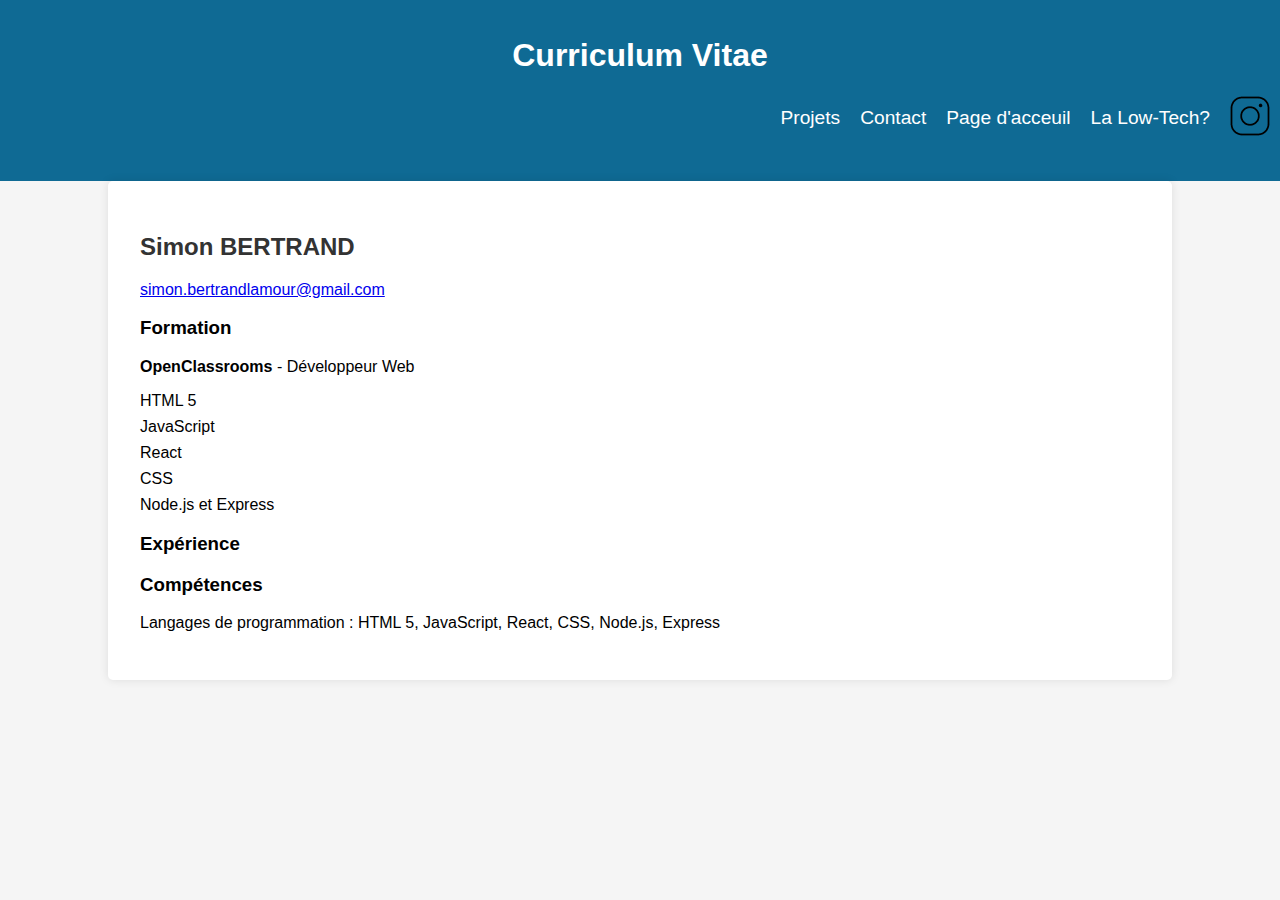
<file: cv.html>
<!DOCTYPE html>
<html lang="fr">
<link rel="stylesheet" href="./assets/style2.css">
<head>
    <meta charset="UTF-8">
    <meta name="viewport" content="width=device-width, initial-scale=1.0">
    <title>CV - Simon BERTRAND</title>

</head>
<body>
    <header>
        <h1>Curriculum Vitae</h1>
        <nav>
            <ul>
                <li><a href="/#portfolio">Projets</a></li>
                <li><a href="/#contact">Contact</a></li>
                <li><a href="/">Page d'acceuil</a></li>
                <li>La Low-Tech?</li>
                <li><img src="./assets/icons/instagram.png" alt="Instagram"></li>
            </ul>
        </nav>
    </header>
    <div class="container">
        <h2>Simon BERTRAND</h2>
        <p><a href="mailto:simon.bertrandlamour@gmail.com">simon.bertrandlamour@gmail.com</a></p>
        <h3>Formation</h3>
        <p><strong>OpenClassrooms</strong> - Développeur Web</p>
        <ul>
            <li>HTML 5</li>
            <li>JavaScript</li>
            <li>React</li>
            <li>CSS</li>
            <li>Node.js et Express</li>
        </ul>
        <h3>Expérience</h3>
   
        <h3>Compétences</h3>
        <ul>
            <li>Langages de programmation : HTML 5, JavaScript, React, CSS, Node.js, Express</li>
        
        </ul>
    </div>
</body>
</html>
</file>
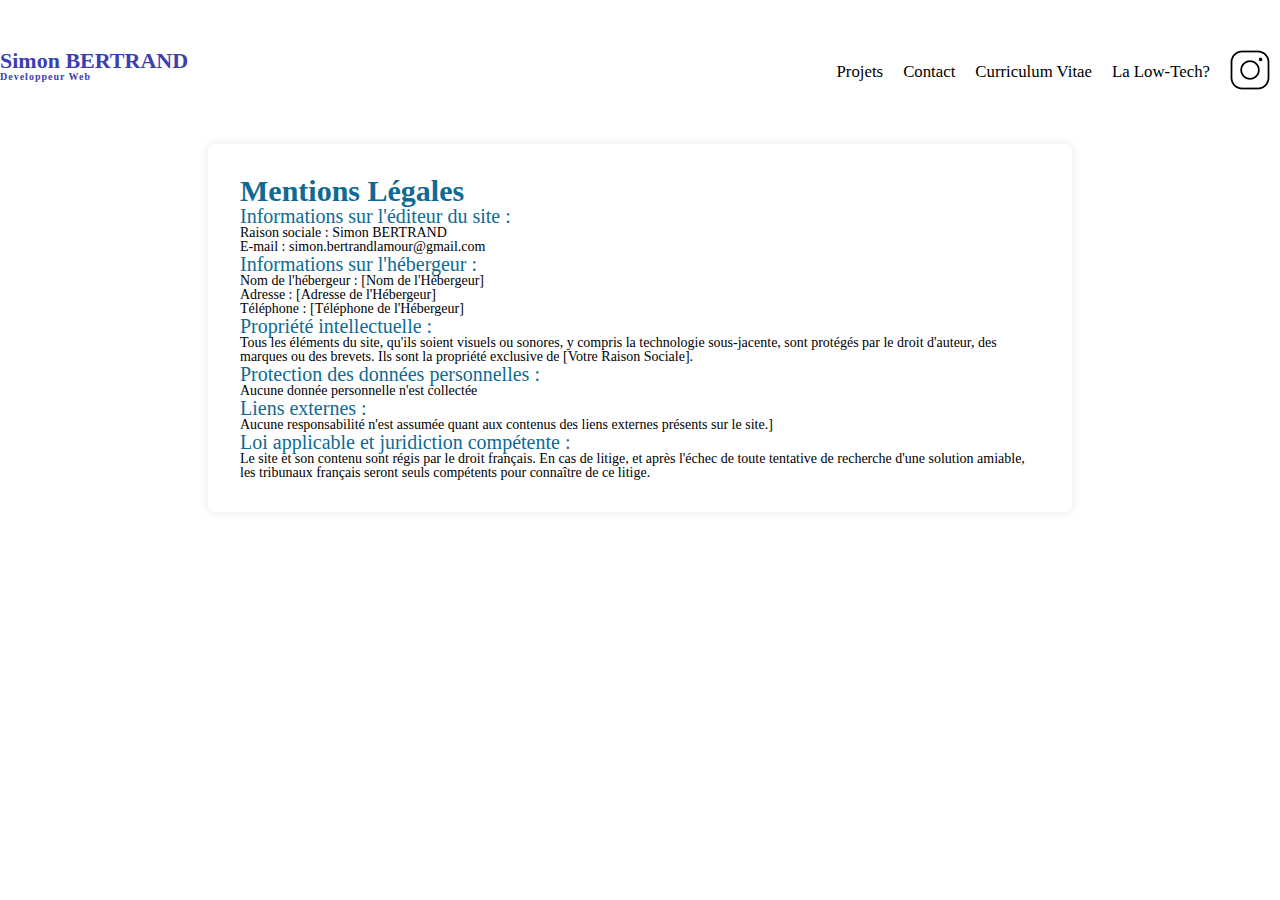
<file: mentions.html>
<!DOCTYPE html>
<html lang="fr">
<head>
    <meta charset="UTF-8">
    <meta name="viewport" content="width=device-width, initial-scale=1.0">
    <title>Mentions Légales - Simon BERTRAND</title>
    <link rel="stylesheet" href="./assets/style1.css">

</head>

<header>
    <h1><a href="/">Simon BERTRAND </a><span>Developpeur Web</span></h1>
    <nav>
        <ul>
            <li><a href="#portfolio">Projets</a></li>
            <li><a href="#contact">Contact</a></li>
            <li><a href="cv.html">Curriculum Vitae</a></li>
            <li><a href="lowTech.html">La Low-Tech?</a></li>
            <li><img src="./assets/icons/instagram.png" alt="Instagram"></li>
        </ul>
    </nav>
</header>
<body>
    <div class="container">
        <h2>Mentions Légales</h2>
        <h3>Informations sur l'éditeur du site :</h3>
        <ul>
            <li>Raison sociale : Simon BERTRAND</li>
            <li>E-mail : simon.bertrandlamour@gmail.com</li>
        </ul>

        <h3>Informations sur l'hébergeur :</h3>
        <ul>
            <li>Nom de l'hébergeur : [Nom de l'Hébergeur]</li>
            <li>Adresse : [Adresse de l'Hébergeur]</li>
            <li>Téléphone : [Téléphone de l'Hébergeur]</li>
        </ul>

        <h3>Propriété intellectuelle :</h3>
        <p>Tous les éléments du site, qu'ils soient visuels ou sonores, y compris la technologie sous-jacente, sont protégés par le droit d'auteur, des marques ou des brevets. Ils sont la propriété exclusive de [Votre Raison Sociale].</p>

        <h3>Protection des données personnelles :</h3>
        <p>Aucune donnée personnelle n'est collectée</p>

        <h3>Liens externes :</h3>
        <p>Aucune responsabilité n'est assumée quant aux contenus des liens externes présents sur le site.]</p>

        <h3>Loi applicable et juridiction compétente :</h3>
        <p>Le site et son contenu sont régis par le droit français. En cas de litige, et après l'échec de toute tentative de recherche d'une solution amiable, les tribunaux français seront seuls compétents pour connaître de ce litige.</p>
    </div>
</body>
</html>
</file>
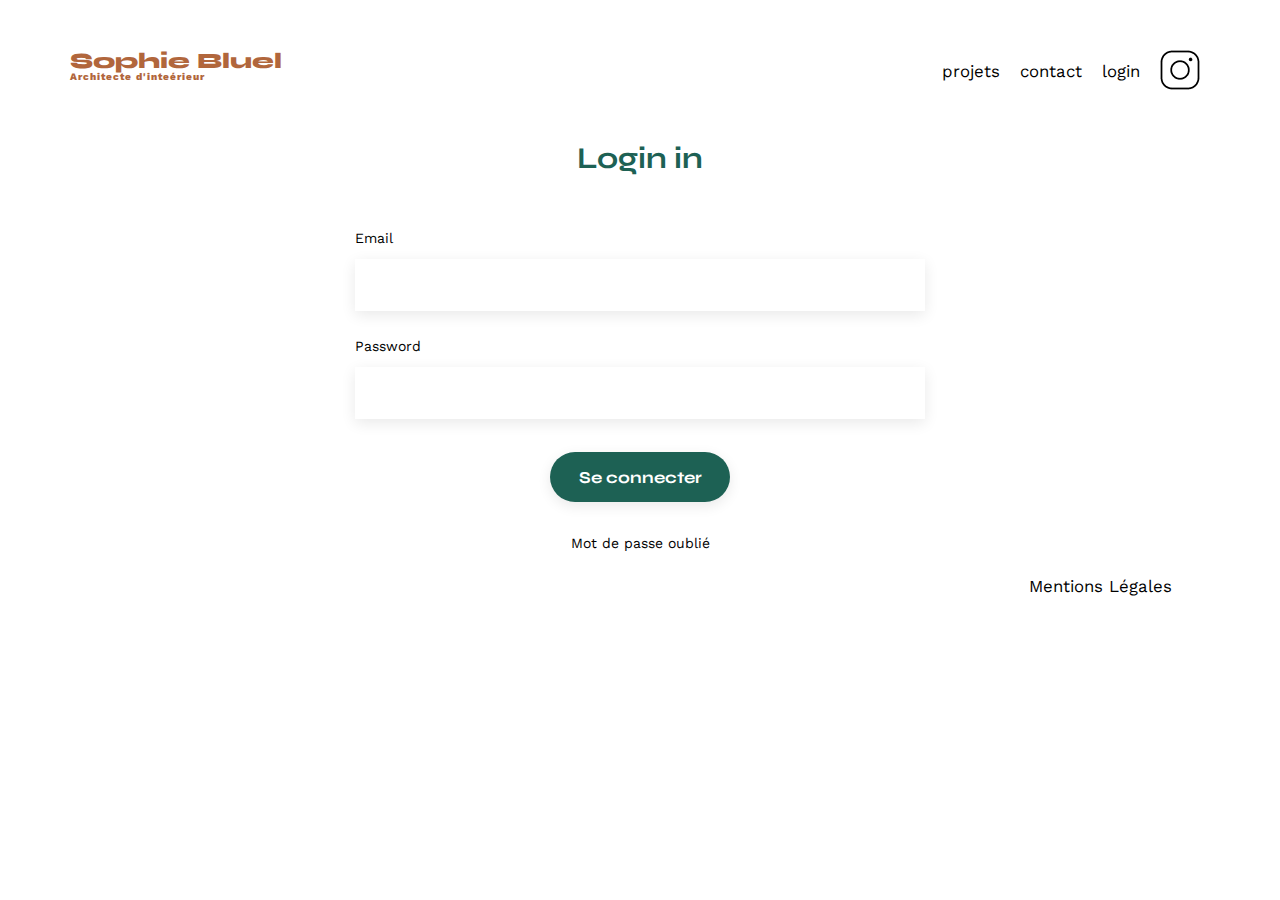
<file: Portfolio-architecte-sophie-bluel-master/FrontEnd/Login.html>
<!DOCTYPE html>
<html lang="fr">
  <head>
    <meta charset="UTF-8" />
    <title>Sophie Bluel - Architecte d'intérieur</title>
    <meta name="viewport" content="width=device-width, initial-scale=1.0" />
    <link rel="preconnect" href="https://fonts.googleapis.com" />
    <link rel="preconnect" href="https://fonts.gstatic.com" crossorigin />
    <link href="https://fonts.googleapis.com/css2?family=Syne:wght@700;800&family=Work+Sans&display=swap" rel="stylesheet"/>
    <meta name="description" content="" />
    <link rel="stylesheet" href="./assets/style.css" />
    <script src="assets/Js/const.js" defer></script>
    <script src="assets/Js/login.js" defer></script>
    
  </head>
  <body>
    <header>
      <h1>Sophie Bluel <span>Architecte d'inteérieur</span></h1>
      <nav>
        <ul>
          <li><a href="./index.html" id="Home Page">projets</a></li>
          <li>contact</li>
          <li><em>login</em></li>
          <li><img src="./assets/icons/instagram.png" alt="Instagram" /></li>
        </ul>
      </nav>
    </header>
    <main>
      <section id="login">
        <h2>Login in</h2>
        <form action="#" method="post">
          <label for="email">Email</label>
          <input type="email" name="email" id="email" />
          <label for="password">Password</label>
          <input type="password" name="password" id="password" />
          <input type="submit" value="Se connecter" id="seConnecter" />
        </form>
        <div>
          <a href="#">Mot de passe oublié</a>
        </div>
      </section>
    </main>
    <footer>
      <nav>
        <ul>
          <li>Mentions Légales</li>
        </ul>
      </nav>
    </footer>
    
  </body>
</html>
</file>
<file: assets/style2.css>
body {
    font-family: Arial, sans-serif;
    margin: 0;
    padding: 0;
    background-color: #f5f5f5;
}
header {
    background-color: #0f6a94;
    color: white;
    text-align: center;
    padding: 1rem 0;
}
header h1 {
    color: white;
}

nav ul, nav a{
	display: flex;
	align-items: center;
	list-style-type: none;
    color: white;
    text-decoration: none;
    justify-content: flex-end;
}


nav a:visited {
    color: white;
    text-decoration: none;
}

nav li {
	padding: 0 10px;
	font-size: 1.2em;
}
nav li:hover,
nav li a:hover {
    cursor: pointer;
    text-decoration: underline;
}
.container {
    max-width: 1000px;
    margin: 0 auto;
    padding: 2rem;
    background-color: white;
    box-shadow: 0 0 10px rgba(0, 0, 0, 0.1);
    border-radius: 5px;
    
}
h1 {
    color: #007bff;
}
h2 {
    color: #333;
}
ul {
    list-style: none;
    padding: 0;
}
li {
    margin-bottom: 0.5rem;
}
</file>
<file: assets/style1.css>
/* http://meyerweb.com/eric/tools/css/reset/
   v2.0 | 20110126
   License: none (public domain)
*/

html, body, div, span, applet, object, iframe,
h1, h2, h3, h4, h5, h6, p, blockquote, pre,
a, abbr, acronym, address, big, cite, code,
del, dfn, em, img, ins, kbd, q, s, samp,
small, strike, strong, sub, sup, tt, var,
b, u, i, center,
dl, dt, dd, ol, ul, li,
fieldset, form, label, legend,
table, caption, tbody, tfoot, thead, tr, th, td,
article, aside, canvas, details, embed,
figure, figcaption, footer, header, hgroup,
menu, nav, output, ruby, section, summary,
time, mark, audio, video {
	margin: 0;
	padding: 0;
	border: 0;
	font-size: 100%;
	font: inherit;
	vertical-align: baseline;
}
/* HTML5 display-role reset for older browsers */
article, aside, details, figcaption, figure,
footer, header, hgroup, menu, nav, section {
	display: block;
}
body {
	line-height: 1;
}
ol, ul {
	list-style: none;
}
blockquote, q {
	quotes: none;
}
blockquote:before, blockquote:after,
q:before, q:after {
	content: '';
	content: none;
}
table {
	border-collapse: collapse;
	border-spacing: 0;
}
/** end reset css**/
body {
	max-width: 1400px;
	margin:auto;
	font-family: 'Work Sans' ;
	font-size: 14px;
    background-color:#ffffff;
}
header {
	display: flex;
	justify-content: space-between;
	margin: 50px 0
}
section {
	margin: 50px 0
}

h1, h1 a{
	display: flex;
	flex-direction: column;
	font-family: 'Syne';
	font-size: 22px;
	font-weight: 800;
	color: #3c3eb1
}

h1 > span {
	font-family: 'Work Sans';
	font-size:10px;
	letter-spacing: 0.1em;
;
}

h2{
	font-family: 'Syne';
	font-weight: 700;
	font-size: 30px;
	color: #0f6a94
}

h3 {
    font-family: 'Syne';
	font-weight: 400;
	font-size: 20px;
	color: #0f6a94

}

#mail {
    font-size: larger;
}

#mail a {
    color: blue; 
    text-decoration: underline; /
  }
  
nav ul {
	display: flex;
	align-items: center;
	list-style-type: none;
    color: #0f6a94;
}

nav a:visited {
    color: #0f6a94;
    text-decoration: none;
}

nav li {
	padding: 0 10px;
	font-size: 1.2em;
}

#poids_page, #loadingTime, #loadingGain {
    color: #940f0f;
    font-weight:bold;
}

.container {
    max-width: 800px;
    margin: 0 auto;
    padding: 2rem;
    background-color: white;
    box-shadow: 0 0 10px rgba(0, 0, 0, 0.1);
    border-radius: 5px;
    margin-top: 50px;
}

nav li:hover,
nav li a:hover {
	color: #3c3eb1;
    cursor: pointer;
    text-decoration: underline;
}
#introduction {
	display: flex;
	align-items: center;
}
#introduction figure {
	flex: 1
}
#introduction img {
	display: block;
	margin: auto;
	width: 90%;
    height: auto;
}

#lowTechFigure {
display: flex;
justify-content: center;
margin: 0.9rem;

}

#introduction article {
	flex: 1
}
#introduction h2 {
	margin-bottom: 1em;
}

#introduction p {
	margin-bottom: 2em;
}
#portfolio h2 {
	text-align: center;
	margin-bottom: 1em;
}
.gallery {
	width: 95%;
	display: grid;
	grid-template-columns: 1fr 1fr 1fr;
	grid-column-gap: 20px;
	grid-row-gap: 20px;
    margin-left: 50px;
}

.imgProjets {
	width: 10%;

}

.listProjet, .listProjet a {
    display: flex;
    flex-direction: row;
    justify-content: center;
    align-items: center;
    color: #0f6a94;

}

.myProjects {
    display: flex;
    flex-direction: column;

}

#contact {
	width: 50%;
margin: auto;
}
#contact > * {
	text-align: center;

}
#contact h2{
	margin-bottom: 20px;
}
#contact form, #login form {
	text-align: left;
	margin-top:30px;
	display: flex;
	flex-direction: column;
}

#contact input, #login input {
	height: 50px;
	font-size: 1.2em;
	border: none;
	box-shadow: 0px 4px 14px rgba(0, 0, 0, 0.09);
}
#contact label, #login label {
	margin: 2em 0 1em 0;
}
#contact textarea {
	border: none;
	box-shadow: 0px 4px 14px rgba(0, 0, 0, 0.09);
}

input[type="submit"]{
	font-family: 'Syne';
	font-weight: 700;
	color: white;
	background-color: #3c3eb1;
	margin : 2em auto ;
	width: 180px;
	text-align: center;
	border-radius: 60px ;
}

footer nav ul {
	display: flex;
	justify-content: flex-end;
	margin: 2em
}


/* CSS modifié */

.filters {
	display: flex;
	justify-content: center;
	gap: 12px;
	margin: 48px 0;
}

.filters button {
	font-family: 'Syne';
	color: #1D6154;
	border: 1px solid #1D6154;
	white-space: nowrap;
	margin: 0;
	padding: 8px 16px;
	border-radius: 60px;
	background-color: white;
	font-size: 16px;
	transition: background-color 0.2s;
}

.filters button:hover, .filters button:focus {
	background-color: #1D6154;
	color: white;
	cursor: pointer;
}

.filters-focus {
	background-color: #1D6154;
	color: white;
}

a {
    text-decoration: none;
    color: #000;
}


body > header {
    display: flex;
    justify-content: space-between;
    margin: 50px 0;
}
section {
    margin: 50px 0;
}

.error_container {
    height: 50px;
    display: flex;
    justify-content: center;
    text-align: center;
    align-items: flex-end;
    font-family: "Syne";
    font-size: 16px;
    color: #3d3d3d;
}

.edit_button {
    display: flex;
    cursor: pointer;
	margin-bottom: 25px;
}
#introduction_figure_button {
    margin: auto;
    width: 80%;
    transform: translateY(10px);
}
#introduction_article_button {
    margin-bottom: 1em;
}
.myProjects {
	display: flex;
	justify-content: center;
	align-items: center;
	margin: 112px 0 80px 0;
}

.myProjects h2 {
	margin: 0 24px;
}


/* Modales */
.overlay {
    display: none;
    width: 100%;
    height: 100%;
    position: fixed;
    top: 0;
    left: 0;
    z-index: 1;
    background-color: #00000050;
}
.overlay.active {
    display: block;
}
.modal {
	display: none;
	
}
.modal_2 {
    display: none;
}

.modal.active, .modal_2.active {
    display: flex;
}
.imgModalGallery {
    height: 120px;
    width: 89.92px;
    object-fit: cover;
}
.modal_content {
    display: flex;
	flex-flow: row wrap;
    align-items: center;
    justify-content: center;
	gap: 10px;
	
}

.modalWrapper span {
    margin-top: 4rem;
    margin-bottom: 2.5rem;
    width: 480px;
    height: 1px;
    background-color: #b3b3b3;
}
.trashCan,
.arrowMove {
    position: fixed;
    margin-top: 6px;
    margin-left: -20px;
    padding: 3px;
    font-size: 10px;
    color: white;
    background-color: #000;
    border-radius: 2px;
    cursor: pointer;
}

.arrowMove {
    margin-left: -39px;
}

.modal h3, .modal_2 h3 {
    margin-top: 20px;
    text-align: center;
    font-size: 26px;
    font-weight: 400;
}

#previous_icon {
    cursor: pointer;
    font-size: 19px;
    position: relative;
    top: 2rem;
    left: -19rem;
}
#closeModal, #closeModal_2 {
    font-size: 19px;
    position: relative;
    top: 2rem;
    left: 19rem;
    cursor: pointer;
}

.modal input[type="submit"] {
    width: 230px;
    height: 30px;
	
}
.modalWrapper {
	display: none;
    width: 45%;
    max-width: 750px;
    min-width: 300px;
    padding: 20px;
    position: absolute;
    top: 100%;
    left: 50%;
    transform: translate(-50%, -50%);
    border-radius: 10px;
    background: #fff;
    flex-direction: column;
    align-items: center;
    z-index: 5;
    display: flex;
    justify-content: center;
    overflow: auto;
    height: auto;
}

.modalWrapper button {
    font-family: 'Syne';
	font-weight: 700;
	color: white;
	background-color: #1D6154;
	margin : 2em auto ;
	width: 230px;
    height: 30px;
	text-align: center;
	border-radius: 60px ;
	cursor: pointer;
}

.headerModal {
    display: flex;
    justify-content: space-between;
    margin: 0;
}
#addPhoto {
    cursor: pointer;
}


.modal .modal_content {
    padding: 35px 0 55px 0;
    border-bottom: 2px solid #b3b3b3;
}

#supression_modal > header {
    justify-content: flex-end;
}

.editing_card {
    position: relative;
}
.editing_card > figcaption {
    font-size: 12px;
    font-weight: 400;
}
.editing_card  {
    width: 17px;
    height: 17px;
    position: absolute;
    top: 5px;
    right: 5px;
    border-radius: 2px;
    display: flex;
    justify-content: center;
    align-items: center;
    background-color: #000;
    color: #fff;
    font-size: 10px;
    cursor: pointer;
}
.gallery_supression {
    color: #d65353;
    margin: -10px 0 10px 0;
    cursor: pointer;
}
#modal_2 form {
    width: 70%;
}
#adding_modal .image_upload_container {
    width: 100%;
    height: 170px;
    background-color: #e8f1f6;
    display: flex;
    flex-direction: column;
    align-items: center;
    padding: 20px 0;
    position: relative;
}
#adding_modal .image_display {
    width: 100%;
    height: 100%;
    position: absolute;
    top: 0;
    left: 0;
    background-size: contain;
    background-position: center;
    background-repeat: no-repeat;
    display: none;
}
#sendPhotoContainer {
    display: flex;
    flex-direction: column;
    align-items: center;
    background-color: #e8f1f6;
    height: 169px;
    margin-bottom: 20px;
    width: 400px;
    margin-top: 20px;
}
.modal_2 #sendPhotoContainer > i {
    color: #b9c5cc;
    font-size: 58px;
}
.modal_2 #sendPhotoContainer label {
    height: 35px;
    border-radius: 999px;
    display: flex;
    flex-direction: column;
    justify-content: center;
    align-items: center;
    margin: 15px 0 7px 0;
    padding: 0 20px;
    color: #306685;
    cursor: pointer;
}
#adding_modal #image_upload {
    display: none;
}
#adding_modal .image_upload_container > p {
    font-size: 10px;
    color: #444444;
    padding-top: 10px;
}
#adding_modal form::after {
    content: "";
    width: 100%;
    height: 1px;
    background-color: #b3b3b3;
    position: relative;
    bottom: 90px;
}
#adding_modal input[type="submit"] {
    margin-top: 80px;
}
#adding_modal .inactive_button {
    background-color: #a7a7a7;
    cursor: auto;
}

#buttonAddPhotoData {
    cursor: pointer;
    color: #306685;
    font-weight: 500;
    background-color: #cbd6dc;
    padding: 10px 30px;
    border-radius: 50px;
    font-size: large;
}

#buttonAddPhoto {
    display: none;
}
.optionPhotoSelection{
    display: flex;
    flex-direction: column;
    border-bottom: 2px solid #b3b3b3;
    padding-bottom: 47px;
}
.optionPhotoSelection label{
    font-size: 16px;
    font-weight: 500;
    padding-bottom: 10px;
}
#indicationPhoto {
    font-weight: 400;
    font-size: 12px;
    line-height: 12px;
    color: #444444;
}

#sendPhotoTitle {
    margin-bottom: 1rem;
}

#sendPhotoCategory,
#sendPhotoTitle {
    padding: 0 0.5rem;
    height: 51px;
    border: none;
    box-shadow: 0px 4px 14px 0px rgba(0, 0, 0, 0.09);
    color: #444444;
    font-size: 14px;
    font-weight: 400;
}

#sendPhotoCategory {
    background-color: white;
    height: 53px;
}

.photoIcon {
    margin: 15px 0;
    font-size: 60px;
    color: #b9c5cc;
}

#photoShowPreview {
    display: none;
    max-height: 169px;
    max-width: 500px;
}
#valider {
    border-style: none;
    background-color: #a7a7a7;
}

  
  #valider.disabled {
    background-color: #1D6154;
    color: #fff;
  }

#seConnecter{
    cursor: pointer;
}
</file>
<file: Portfolio-architecte-sophie-bluel-master/FrontEnd/assets/style.css>
/* http://meyerweb.com/eric/tools/css/reset/
   v2.0 | 20110126
   License: none (public domain)
*/

html, body, div, span, applet, object, iframe,
h1, h2, h3, h4, h5, h6, p, blockquote, pre,
a, abbr, acronym, address, big, cite, code,
del, dfn, em, img, ins, kbd, q, s, samp,
small, strike, strong, sub, sup, tt, var,
b, u, i, center,
dl, dt, dd, ol, ul, li,
fieldset, form, label, legend,
table, caption, tbody, tfoot, thead, tr, th, td,
article, aside, canvas, details, embed,
figure, figcaption, footer, header, hgroup,
menu, nav, output, ruby, section, summary,
time, mark, audio, video {
	margin: 0;
	padding: 0;
	border: 0;
	font-size: 100%;
	font: inherit;
	vertical-align: baseline;
}
/* HTML5 display-role reset for older browsers */
article, aside, details, figcaption, figure,
footer, header, hgroup, menu, nav, section {
	display: block;
}
body {
	line-height: 1;
}
ol, ul {
	list-style: none;
}
blockquote, q {
	quotes: none;
}
blockquote:before, blockquote:after,
q:before, q:after {
	content: '';
	content: none;
}
table {
	border-collapse: collapse;
	border-spacing: 0;
}
/** end reset css**/
body {
	max-width: 1140px;
	margin:auto;
	font-family: 'Work Sans' ;
	font-size: 14px;
}
header {
	display: flex;
	justify-content: space-between;
	margin: 50px 0
}
section {
	margin: 50px 0
}

h1{
	display: flex;
	flex-direction: column;
	font-family: 'Syne';
	font-size: 22px;
	font-weight: 800;
	color: #B1663C
}

h1 > span {
	font-family: 'Work Sans';
	font-size:10px;
	letter-spacing: 0.1em;
;
}

h2{
	font-family: 'Syne';
	font-weight: 700;
	font-size: 30px;
	color: #1D6154
}
nav ul {
	display: flex;
	align-items: center;
	list-style-type: none;

}
nav li {
	padding: 0 10px;
	font-size: 1.2em;
}

li:hover,
li a:hover {
	color: #B1663C;
}
#introduction {
	display: flex;
	align-items: center;
}
#introduction figure {
	flex: 1
}
#introduction img {
	display: block;
	margin: auto;
	width: 80%;
}

#introduction article {
	flex: 1
}
#introduction h2 {
	margin-bottom: 1em;
}

#introduction p {
	margin-bottom: 0.5em;
}
#portfolio h2 {
	text-align: center;
	margin-bottom: 1em;
}
.gallery {
	width: 95%;
	display: grid;
	grid-template-columns: 1fr 1fr 1fr;
	grid-column-gap: 20px;
	grid-row-gap: 20px;
    margin-left: 50px;
}

.gallery img {
	width: 100%;

}
#contact, #login {
	width: 50%;
margin: auto;
}
#contact > *, #login > * {
	text-align: center;

}
#contact h2{
	margin-bottom: 20px;
}
#contact form, #login form {
	text-align: left;
	margin-top:30px;
	display: flex;
	flex-direction: column;
}

#contact input, #login input {
	height: 50px;
	font-size: 1.2em;
	border: none;
	box-shadow: 0px 4px 14px rgba(0, 0, 0, 0.09);
}
#contact label, #login label {
	margin: 2em 0 1em 0;
}
#contact textarea {
	border: none;
	box-shadow: 0px 4px 14px rgba(0, 0, 0, 0.09);
}

input[type="submit"]{
	font-family: 'Syne';
	font-weight: 700;
	color: white;
	background-color: #1D6154;
	margin : 2em auto ;
	width: 180px;
	text-align: center;
	border-radius: 60px ;
}

footer nav ul {
	display: flex;
	justify-content: flex-end;
	margin: 2em
}


/* CSS modifié */

.filters {
	display: flex;
	justify-content: center;
	gap: 12px;
	margin: 48px 0;
}

.filters button {
	font-family: 'Syne';
	color: #1D6154;
	border: 1px solid #1D6154;
	white-space: nowrap;
	margin: 0;
	padding: 8px 16px;
	border-radius: 60px;
	background-color: white;
	font-size: 16px;
	transition: background-color 0.2s;
}

.filters button:hover, .filters button:focus {
	background-color: #1D6154;
	color: white;
	cursor: pointer;
}

.filters-focus {
	background-color: #1D6154;
	color: white;
}

a {
    text-decoration: none;
    color: #000;
}

.editing_banner {
    width: 100%;
    height: 60px;
    position: relative;
    background-color: #000;
    color: #fff;
    display: flex;
    justify-content: center;
    align-items: center;
    gap: 20px;
    font-size: 16px;
    font-weight: 400;
    z-index: 10;
}
.editing_banner > i {
    font-size: 20px;
}
.editing_banner > .changes_publication_button {
    width: 215px;
    height: 40px;
    border: none;
    border-radius: 999px;
    font-family: "Work Sans";
    font-size: 14px;
    font-weight: 500;
}
body > header {
    display: flex;
    justify-content: space-between;
    margin: 50px 0;
}
section {
    margin: 50px 0;
}

.error_container {
    height: 50px;
    display: flex;
    justify-content: center;
    text-align: center;
    align-items: flex-end;
    font-family: "Syne";
    font-size: 16px;
    color: #3d3d3d;
}

.edit_button {
    display: flex;
    cursor: pointer;
	margin-bottom: 25px;
}
#introduction_figure_button {
    margin: auto;
    width: 80%;
    transform: translateY(10px);
}
#introduction_article_button {
    margin-bottom: 1em;
}
.myProjects {
	display: flex;
	justify-content: center;
	align-items: center;
	margin: 112px 0 80px 0;
}

.myProjects h2 {
	margin: 0 24px;
}

/*Style the edit button to edit project when login */
.myProjects a:hover {
	color: rgb(78, 78, 78);
}

.myProjects i {
	margin-left: 32px;
	margin-right: 8px;
}

/* Modales */
.overlay {
    display: none;
    width: 100%;
    height: 100%;
    position: fixed;
    top: 0;
    left: 0;
    z-index: 1;
    background-color: #00000050;
}
.overlay.active {
    display: block;
}
.modal {
	display: none;
	
}
.modal_2 {
    display: none;
}

.modal.active, .modal_2.active {
    display: flex;
}
.imgModalGallery {
    height: 120px;
    width: 89.92px;
    object-fit: cover;
}
.modal_content {
    display: flex;
	flex-flow: row wrap;
    align-items: center;
    justify-content: center;
	gap: 10px;
	
}

.modalWrapper span {
    margin-top: 4rem;
    margin-bottom: 2.5rem;
    width: 480px;
    height: 1px;
    background-color: #b3b3b3;
}
.trashCan,
.arrowMove {
    position: fixed;
    margin-top: 6px;
    margin-left: -20px;
    padding: 3px;
    font-size: 10px;
    color: white;
    background-color: #000;
    border-radius: 2px;
    cursor: pointer;
}

.arrowMove {
    margin-left: -39px;
}

.modal h3, .modal_2 h3 {
    margin-top: 20px;
    text-align: center;
    font-size: 26px;
    font-weight: 400;
}

#previous_icon {
    cursor: pointer;
    font-size: 19px;
    position: relative;
    top: 2rem;
    left: -19rem;
}
#closeModal, #closeModal_2 {
    font-size: 19px;
    position: relative;
    top: 2rem;
    left: 19rem;
    cursor: pointer;
}

.modal input[type="submit"] {
    width: 230px;
    height: 30px;
	
}
.modalWrapper {
	display: none;
    width: 45%;
    max-width: 750px;
    min-width: 300px;
    padding: 20px;
    position: absolute;
    top: 100%;
    left: 50%;
    transform: translate(-50%, -50%);
    border-radius: 10px;
    background: #fff;
    flex-direction: column;
    align-items: center;
    z-index: 5;
    display: flex;
    justify-content: center;
    overflow: auto;
    height: auto;
}

.modalWrapper button {
    font-family: 'Syne';
	font-weight: 700;
	color: white;
	background-color: #1D6154;
	margin : 2em auto ;
	width: 230px;
    height: 30px;
	text-align: center;
	border-radius: 60px ;
	cursor: pointer;
}

.headerModal {
    display: flex;
    justify-content: space-between;
    margin: 0;
}
#addPhoto {
    cursor: pointer;
}


.modal .modal_content {
    padding: 35px 0 55px 0;
    border-bottom: 2px solid #b3b3b3;
}

#supression_modal > header {
    justify-content: flex-end;
}

.editing_card {
    position: relative;
}
.editing_card > figcaption {
    font-size: 12px;
    font-weight: 400;
}
.editing_card  {
    width: 17px;
    height: 17px;
    position: absolute;
    top: 5px;
    right: 5px;
    border-radius: 2px;
    display: flex;
    justify-content: center;
    align-items: center;
    background-color: #000;
    color: #fff;
    font-size: 10px;
    cursor: pointer;
}
.gallery_supression {
    color: #d65353;
    margin: -10px 0 10px 0;
    cursor: pointer;
}
#modal_2 form {
    width: 70%;
}
#adding_modal .image_upload_container {
    width: 100%;
    height: 170px;
    background-color: #e8f1f6;
    display: flex;
    flex-direction: column;
    align-items: center;
    padding: 20px 0;
    position: relative;
}
#adding_modal .image_display {
    width: 100%;
    height: 100%;
    position: absolute;
    top: 0;
    left: 0;
    background-size: contain;
    background-position: center;
    background-repeat: no-repeat;
    display: none;
}
#sendPhotoContainer {
    display: flex;
    flex-direction: column;
    align-items: center;
    background-color: #e8f1f6;
    height: 169px;
    margin-bottom: 20px;
    width: 400px;
    margin-top: 20px;
}
.modal_2 #sendPhotoContainer > i {
    color: #b9c5cc;
    font-size: 58px;
}
.modal_2 #sendPhotoContainer label {
    height: 35px;
    border-radius: 999px;
    display: flex;
    flex-direction: column;
    justify-content: center;
    align-items: center;
    margin: 15px 0 7px 0;
    padding: 0 20px;
    color: #306685;
    cursor: pointer;
}
#adding_modal #image_upload {
    display: none;
}
#adding_modal .image_upload_container > p {
    font-size: 10px;
    color: #444444;
    padding-top: 10px;
}
#adding_modal form::after {
    content: "";
    width: 100%;
    height: 1px;
    background-color: #b3b3b3;
    position: relative;
    bottom: 90px;
}
#adding_modal input[type="submit"] {
    margin-top: 80px;
}
#adding_modal .inactive_button {
    background-color: #a7a7a7;
    cursor: auto;
}

#buttonAddPhotoData {
    cursor: pointer;
    color: #306685;
    font-weight: 500;
    background-color: #cbd6dc;
    padding: 10px 30px;
    border-radius: 50px;
    font-size: large;
}

#buttonAddPhoto {
    display: none;
}
.optionPhotoSelection{
    display: flex;
    flex-direction: column;
    border-bottom: 2px solid #b3b3b3;
    padding-bottom: 47px;
}
.optionPhotoSelection label{
    font-size: 16px;
    font-weight: 500;
    padding-bottom: 10px;
}
#indicationPhoto {
    font-weight: 400;
    font-size: 12px;
    line-height: 12px;
    color: #444444;
}

#sendPhotoTitle {
    margin-bottom: 1rem;
}

#sendPhotoCategory,
#sendPhotoTitle {
    padding: 0 0.5rem;
    height: 51px;
    border: none;
    box-shadow: 0px 4px 14px 0px rgba(0, 0, 0, 0.09);
    color: #444444;
    font-size: 14px;
    font-weight: 400;
}

#sendPhotoCategory {
    background-color: white;
    height: 53px;
}

.photoIcon {
    margin: 15px 0;
    font-size: 60px;
    color: #b9c5cc;
}

#photoShowPreview {
    display: none;
    max-height: 169px;
    max-width: 500px;
}
#valider {
    border-style: none;
    background-color: #a7a7a7;
}

  
  #valider.disabled {
    background-color: #1D6154;
    color: #fff;
  }

#seConnecter{
    cursor: pointer;
}
</file>
